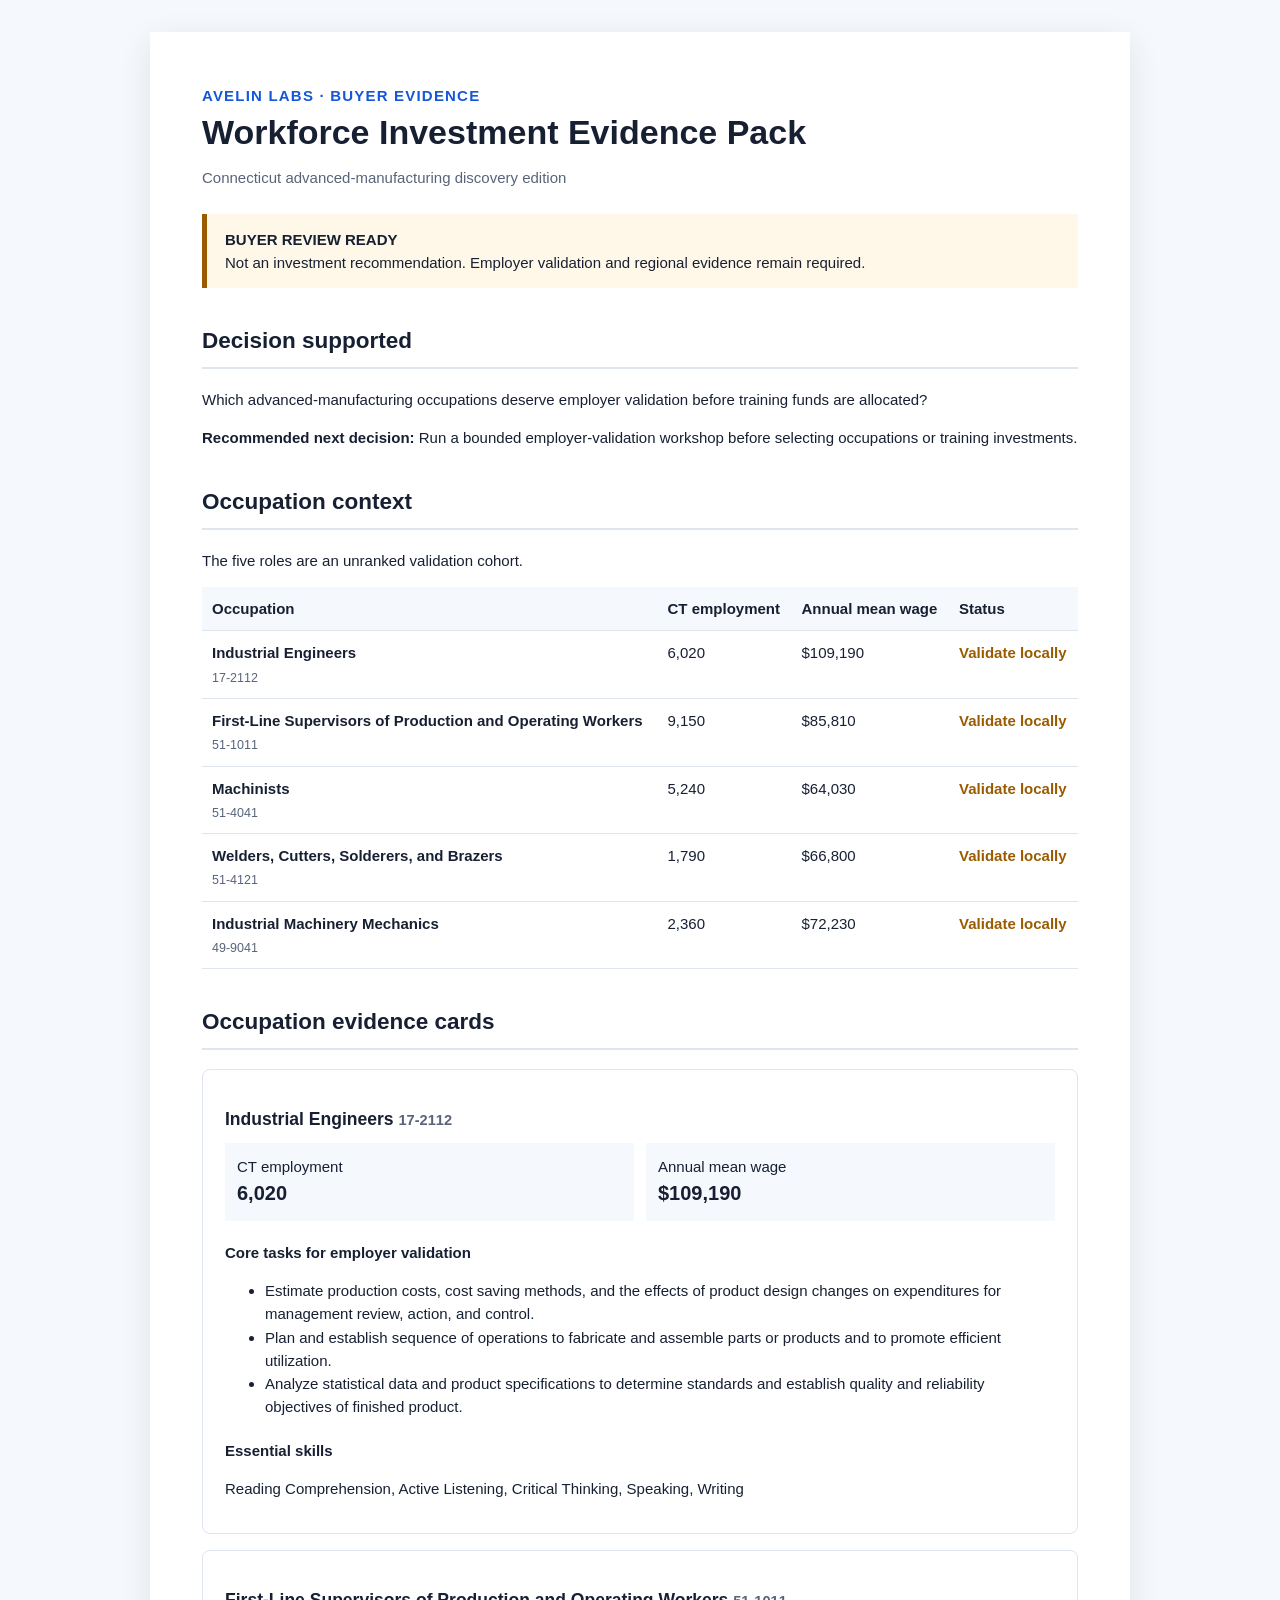
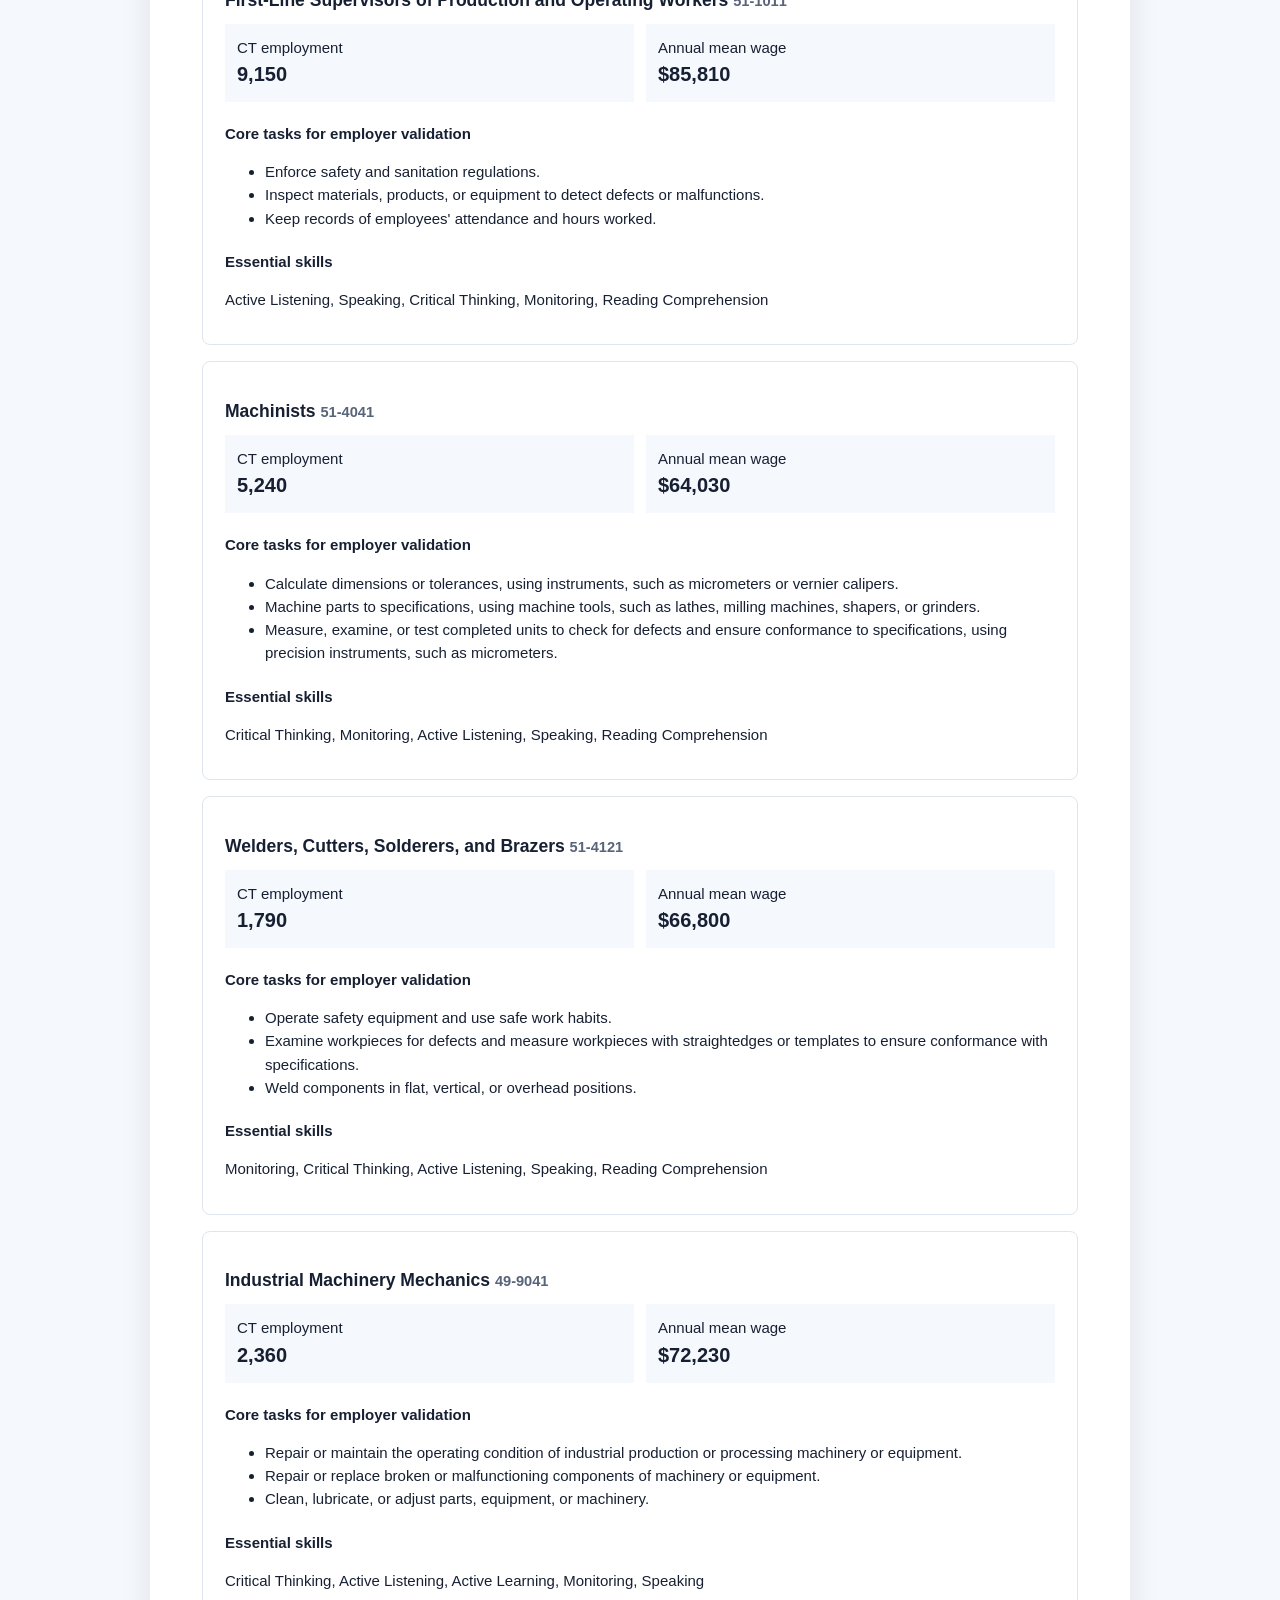
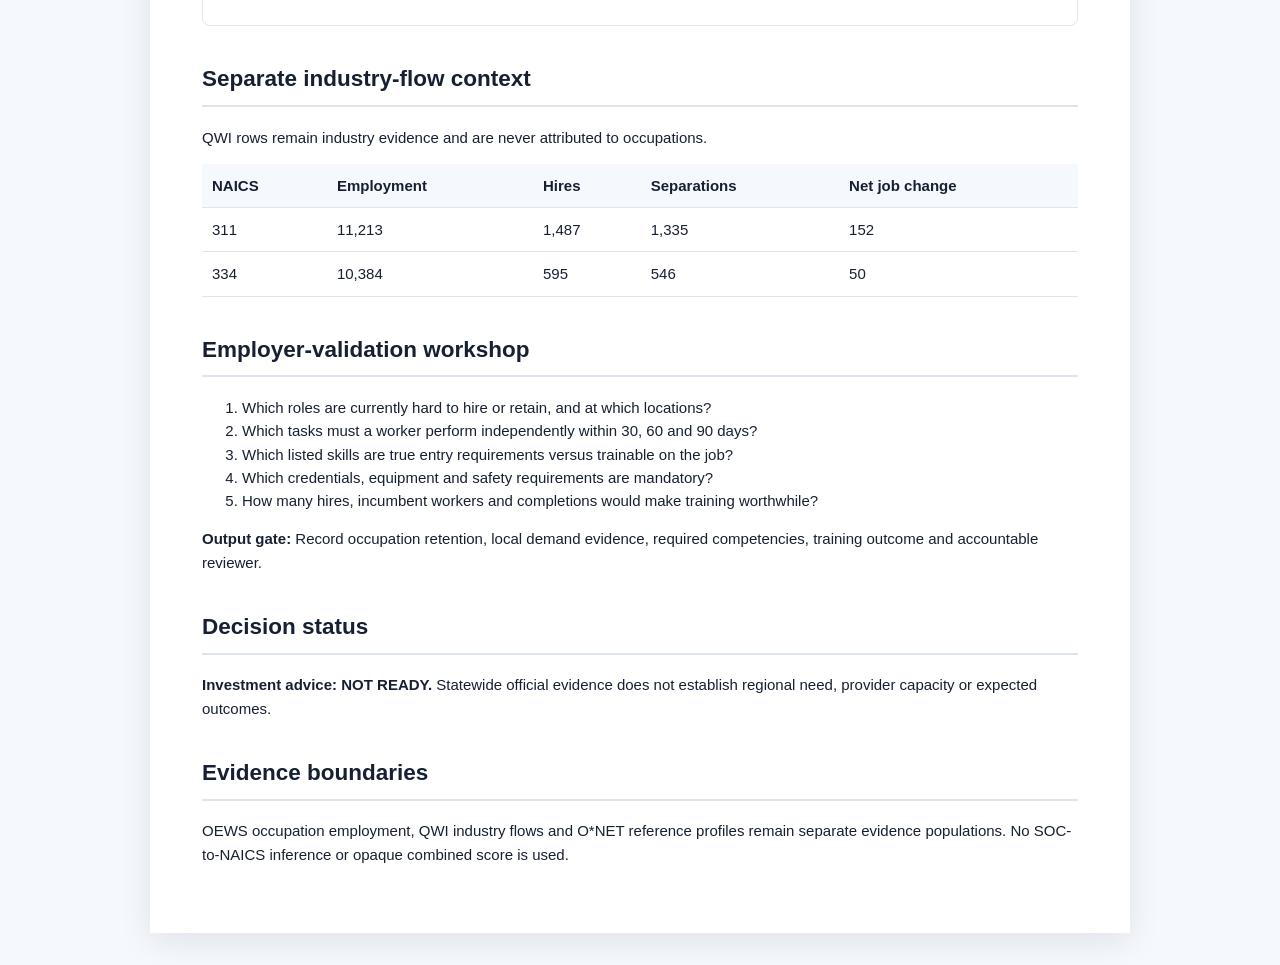
<file: workforce-evidence-pack/reports/connecticut-manufacturing.example.html>
<!doctype html>
<html lang="en"><head><meta charset="utf-8"><meta name="viewport" content="width=device-width,initial-scale=1">
<title>Connecticut Workforce Investment Evidence Pack</title>
<style>
:root{--ink:#172033;--muted:#58647a;--line:#dfe5ee;--paper:#fff;--wash:#f5f8fc;--accent:#1457d9;--warn:#9a5b00}
*{box-sizing:border-box} body{margin:0;background:var(--wash);color:var(--ink);font:15px/1.55 Arial,sans-serif}
main{max-width:980px;margin:32px auto;background:var(--paper);padding:52px;box-shadow:0 8px 30px #17203318}
h1{font-size:34px;line-height:1.1;margin:.2em 0} h2{margin-top:36px;border-bottom:2px solid var(--line);padding-bottom:8px}
h3{margin-bottom:10px} h4{margin-bottom:4px} small,.muted{color:var(--muted)} .eyebrow{color:var(--accent);font-weight:700;text-transform:uppercase;letter-spacing:.08em}
.status{border-left:5px solid var(--warn);background:#fff8e8;padding:14px 18px;margin:24px 0} .review{color:var(--warn);font-weight:700}
table{width:100%;border-collapse:collapse;margin:14px 0 24px} th,td{padding:10px;border-bottom:1px solid var(--line);text-align:left;vertical-align:top} th{background:var(--wash)}
.card{border:1px solid var(--line);border-radius:8px;padding:18px 22px;margin:16px 0} .grid{display:grid;grid-template-columns:1fr 1fr;gap:12px}
.grid div{background:var(--wash);padding:12px} .grid span,.grid strong{display:block} .grid strong{font-size:20px} code{font-size:11px;word-break:break-all}
@media(max-width:700px){main{margin:0;padding:24px}.grid{grid-template-columns:1fr}table{font-size:12px}}
@media print{body{background:#fff}main{max-width:none;margin:0;padding:18mm;box-shadow:none}.break-avoid{break-inside:avoid}}
</style></head><body><main>
<div class="eyebrow">Avelin Labs · Buyer evidence</div>
<h1>Workforce Investment Evidence Pack</h1><p class="muted">Connecticut advanced-manufacturing discovery edition</p>
<div class="status"><strong>BUYER REVIEW READY</strong><br>Not an investment recommendation. Employer validation and regional evidence remain required.</div>
<h2>Decision supported</h2><p>Which advanced-manufacturing occupations deserve employer validation before training funds are allocated?</p><p><strong>Recommended next decision:</strong> Run a bounded employer-validation workshop before selecting occupations or training investments.</p>
<h2>Occupation context</h2><p>The five roles are an unranked validation cohort.</p>
<table><thead><tr><th>Occupation</th><th>CT employment</th><th>Annual mean wage</th><th>Status</th></tr></thead><tbody><tr><td><strong>Industrial Engineers</strong><br><small>17-2112</small></td><td>6,020</td><td>$109,190</td><td><span class='review'>Validate locally</span></td></tr><tr><td><strong>First-Line Supervisors of Production and Operating Workers</strong><br><small>51-1011</small></td><td>9,150</td><td>$85,810</td><td><span class='review'>Validate locally</span></td></tr><tr><td><strong>Machinists</strong><br><small>51-4041</small></td><td>5,240</td><td>$64,030</td><td><span class='review'>Validate locally</span></td></tr><tr><td><strong>Welders, Cutters, Solderers, and Brazers</strong><br><small>51-4121</small></td><td>1,790</td><td>$66,800</td><td><span class='review'>Validate locally</span></td></tr><tr><td><strong>Industrial Machinery Mechanics</strong><br><small>49-9041</small></td><td>2,360</td><td>$72,230</td><td><span class='review'>Validate locally</span></td></tr></tbody></table>
<h2>Occupation evidence cards</h2><section class='card break-avoid'><h3>Industrial Engineers <small>17-2112</small></h3><div class='grid'><div><span>CT employment</span><strong>6,020</strong></div><div><span>Annual mean wage</span><strong>$109,190</strong></div></div><h4>Core tasks for employer validation</h4><ul><li>Estimate production costs, cost saving methods, and the effects of product design changes on expenditures for management review, action, and control.</li><li>Plan and establish sequence of operations to fabricate and assemble parts or products and to promote efficient utilization.</li><li>Analyze statistical data and product specifications to determine standards and establish quality and reliability objectives of finished product.</li></ul><h4>Essential skills</h4><p>Reading Comprehension, Active Listening, Critical Thinking, Speaking, Writing</p></section><section class='card break-avoid'><h3>First-Line Supervisors of Production and Operating Workers <small>51-1011</small></h3><div class='grid'><div><span>CT employment</span><strong>9,150</strong></div><div><span>Annual mean wage</span><strong>$85,810</strong></div></div><h4>Core tasks for employer validation</h4><ul><li>Enforce safety and sanitation regulations.</li><li>Inspect materials, products, or equipment to detect defects or malfunctions.</li><li>Keep records of employees&#x27; attendance and hours worked.</li></ul><h4>Essential skills</h4><p>Active Listening, Speaking, Critical Thinking, Monitoring, Reading Comprehension</p></section><section class='card break-avoid'><h3>Machinists <small>51-4041</small></h3><div class='grid'><div><span>CT employment</span><strong>5,240</strong></div><div><span>Annual mean wage</span><strong>$64,030</strong></div></div><h4>Core tasks for employer validation</h4><ul><li>Calculate dimensions or tolerances, using instruments, such as micrometers or vernier calipers.</li><li>Machine parts to specifications, using machine tools, such as lathes, milling machines, shapers, or grinders.</li><li>Measure, examine, or test completed units to check for defects and ensure conformance to specifications, using precision instruments, such as micrometers.</li></ul><h4>Essential skills</h4><p>Critical Thinking, Monitoring, Active Listening, Speaking, Reading Comprehension</p></section><section class='card break-avoid'><h3>Welders, Cutters, Solderers, and Brazers <small>51-4121</small></h3><div class='grid'><div><span>CT employment</span><strong>1,790</strong></div><div><span>Annual mean wage</span><strong>$66,800</strong></div></div><h4>Core tasks for employer validation</h4><ul><li>Operate safety equipment and use safe work habits.</li><li>Examine workpieces for defects and measure workpieces with straightedges or templates to ensure conformance with specifications.</li><li>Weld components in flat, vertical, or overhead positions.</li></ul><h4>Essential skills</h4><p>Monitoring, Critical Thinking, Active Listening, Speaking, Reading Comprehension</p></section><section class='card break-avoid'><h3>Industrial Machinery Mechanics <small>49-9041</small></h3><div class='grid'><div><span>CT employment</span><strong>2,360</strong></div><div><span>Annual mean wage</span><strong>$72,230</strong></div></div><h4>Core tasks for employer validation</h4><ul><li>Repair or maintain the operating condition of industrial production or processing machinery or equipment.</li><li>Repair or replace broken or malfunctioning components of machinery or equipment.</li><li>Clean, lubricate, or adjust parts, equipment, or machinery.</li></ul><h4>Essential skills</h4><p>Critical Thinking, Active Listening, Active Learning, Monitoring, Speaking</p></section>
<h2>Separate industry-flow context</h2><p>QWI rows remain industry evidence and are never attributed to occupations.</p>
<table><thead><tr><th>NAICS</th><th>Employment</th><th>Hires</th><th>Separations</th><th>Net job change</th></tr></thead><tbody><tr><td>311</td><td>11,213</td><td>1,487</td><td>1,335</td><td>152</td></tr><tr><td>334</td><td>10,384</td><td>595</td><td>546</td><td>50</td></tr></tbody></table>
<h2>Employer-validation workshop</h2><ol><li>Which roles are currently hard to hire or retain, and at which locations?</li><li>Which tasks must a worker perform independently within 30, 60 and 90 days?</li><li>Which listed skills are true entry requirements versus trainable on the job?</li><li>Which credentials, equipment and safety requirements are mandatory?</li><li>How many hires, incumbent workers and completions would make training worthwhile?</li></ol><p><strong>Output gate:</strong> Record occupation retention, local demand evidence, required competencies, training outcome and accountable reviewer.</p>
<h2>Decision status</h2>
<p><strong>Investment advice: NOT READY.</strong> Statewide official evidence does not establish regional need, provider capacity or expected outcomes.</p>

<footer><h2>Evidence boundaries</h2><p>OEWS occupation employment, QWI industry flows and O*NET reference profiles remain separate evidence populations. No SOC-to-NAICS inference or opaque combined score is used.</p></footer>
</main></body></html>
</file>
